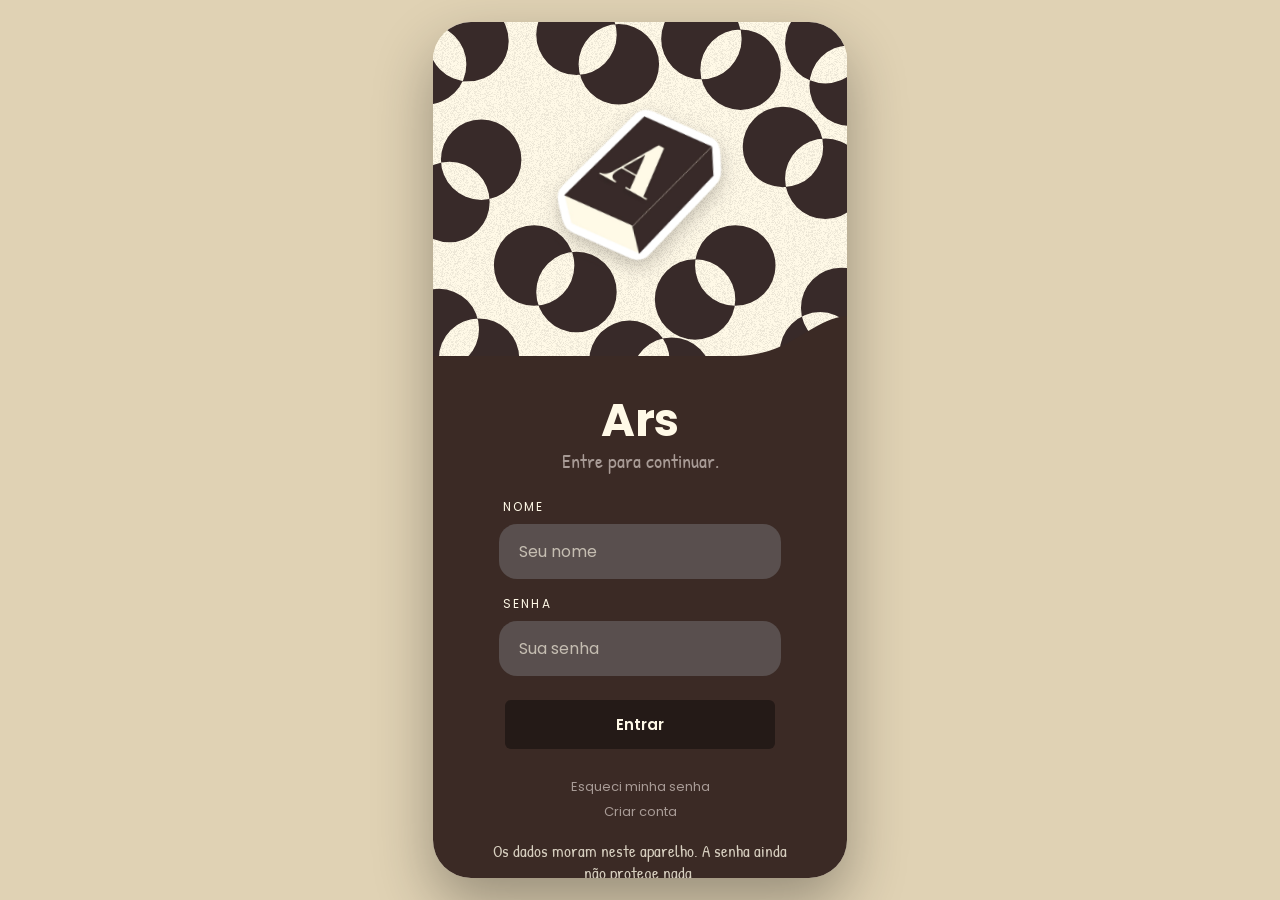
<file: index.html>
<!DOCTYPE html><!--LALXGh_zyWdCSed9nPETp--><html lang="pt-BR"><head><meta charSet="utf-8"/><meta name="viewport" content="width=device-width, initial-scale=1, viewport-fit=cover"/><link rel="stylesheet" href="/_next/static/css/d0279ff30bbcac50.css" data-precedence="next"/><link rel="preload" as="script" fetchPriority="low" href="/_next/static/chunks/webpack-7165e3a2c6e43199.js"/><script src="/_next/static/chunks/4bd1b696-c023c6e3521b1417.js" async=""></script><script src="/_next/static/chunks/255-fe5c522e6d28d73f.js" async=""></script><script src="/_next/static/chunks/main-app-a83671f680a79292.js" async=""></script><script src="/_next/static/chunks/app/page-48454625aea0b9cc.js" async=""></script><meta name="theme-color" media="(prefers-color-scheme: light)" content="#FFF9E7"/><meta name="theme-color" media="(prefers-color-scheme: dark)" content="#0A0807"/><title>Ars</title><meta name="description" content="Ars: caderno criativo para livros e músicas, com anotações, playlists de inspiração e planejamento, tudo no seu aparelho."/><link rel="manifest" href="./manifest.webmanifest"/><meta name="mobile-web-app-capable" content="yes"/><meta name="apple-mobile-web-app-title" content="Ars"/><meta name="apple-mobile-web-app-status-bar-style" content="black-translucent"/><link rel="icon" href="./icons/icon-192.png"/><link rel="apple-touch-icon" href="./icons/apple-touch-icon.png"/><script src="/_next/static/chunks/polyfills-42372ed130431b0a.js" noModule=""></script></head><body><div hidden=""><!--$--><!--/$--></div><div id="app"><div class="shell" aria-busy="true"></div></div><!--$--><!--/$--><script src="/_next/static/chunks/webpack-7165e3a2c6e43199.js" id="_R_" async=""></script><script>(self.__next_f=self.__next_f||[]).push([0])</script><script>self.__next_f.push([1,"1:\"$Sreact.fragment\"\n2:I[9766,[],\"\"]\n3:I[8924,[],\"\"]\n4:I[1959,[],\"ClientPageRoot\"]\n5:I[8456,[\"974\",\"static/chunks/app/page-48454625aea0b9cc.js\"],\"default\"]\n8:I[4431,[],\"OutletBoundary\"]\na:I[5278,[],\"AsyncMetadataOutlet\"]\nc:I[4431,[],\"ViewportBoundary\"]\ne:I[4431,[],\"MetadataBoundary\"]\nf:\"$Sreact.suspense\"\n11:I[7150,[],\"\"]\n:HL[\"/_next/static/css/d0279ff30bbcac50.css\",\"style\"]\n"])</script><script>self.__next_f.push([1,"0:{\"P\":null,\"b\":\"LALXGh_zyWdCSed9nPETp\",\"p\":\"\",\"c\":[\"\",\"\"],\"i\":false,\"f\":[[[\"\",{\"children\":[\"__PAGE__\",{}]},\"$undefined\",\"$undefined\",true],[\"\",[\"$\",\"$1\",\"c\",{\"children\":[[[\"$\",\"link\",\"0\",{\"rel\":\"stylesheet\",\"href\":\"/_next/static/css/d0279ff30bbcac50.css\",\"precedence\":\"next\",\"crossOrigin\":\"$undefined\",\"nonce\":\"$undefined\"}]],[\"$\",\"html\",null,{\"lang\":\"pt-BR\",\"children\":[\"$\",\"body\",null,{\"children\":[\"$\",\"$L2\",null,{\"parallelRouterKey\":\"children\",\"error\":\"$undefined\",\"errorStyles\":\"$undefined\",\"errorScripts\":\"$undefined\",\"template\":[\"$\",\"$L3\",null,{}],\"templateStyles\":\"$undefined\",\"templateScripts\":\"$undefined\",\"notFound\":[[[\"$\",\"title\",null,{\"children\":\"404: This page could not be found.\"}],[\"$\",\"div\",null,{\"style\":{\"fontFamily\":\"system-ui,\\\"Segoe UI\\\",Roboto,Helvetica,Arial,sans-serif,\\\"Apple Color Emoji\\\",\\\"Segoe UI Emoji\\\"\",\"height\":\"100vh\",\"textAlign\":\"center\",\"display\":\"flex\",\"flexDirection\":\"column\",\"alignItems\":\"center\",\"justifyContent\":\"center\"},\"children\":[\"$\",\"div\",null,{\"children\":[[\"$\",\"style\",null,{\"dangerouslySetInnerHTML\":{\"__html\":\"body{color:#000;background:#fff;margin:0}.next-error-h1{border-right:1px solid rgba(0,0,0,.3)}@media (prefers-color-scheme:dark){body{color:#fff;background:#000}.next-error-h1{border-right:1px solid rgba(255,255,255,.3)}}\"}}],[\"$\",\"h1\",null,{\"className\":\"next-error-h1\",\"style\":{\"display\":\"inline-block\",\"margin\":\"0 20px 0 0\",\"padding\":\"0 23px 0 0\",\"fontSize\":24,\"fontWeight\":500,\"verticalAlign\":\"top\",\"lineHeight\":\"49px\"},\"children\":404}],[\"$\",\"div\",null,{\"style\":{\"display\":\"inline-block\"},\"children\":[\"$\",\"h2\",null,{\"style\":{\"fontSize\":14,\"fontWeight\":400,\"lineHeight\":\"49px\",\"margin\":0},\"children\":\"This page could not be found.\"}]}]]}]}]],[]],\"forbidden\":\"$undefined\",\"unauthorized\":\"$undefined\"}]}]}]]}],{\"children\":[\"__PAGE__\",[\"$\",\"$1\",\"c\",{\"children\":[[\"$\",\"$L4\",null,{\"Component\":\"$5\",\"searchParams\":{},\"params\":{},\"promises\":[\"$@6\",\"$@7\"]}],null,[\"$\",\"$L8\",null,{\"children\":[\"$L9\",[\"$\",\"$La\",null,{\"promise\":\"$@b\"}]]}]]}],{},null,false]},null,false],[\"$\",\"$1\",\"h\",{\"children\":[null,[[\"$\",\"$Lc\",null,{\"children\":\"$Ld\"}],null],[\"$\",\"$Le\",null,{\"children\":[\"$\",\"div\",null,{\"hidden\":true,\"children\":[\"$\",\"$f\",null,{\"fallback\":null,\"children\":\"$L10\"}]}]}]]}],false]],\"m\":\"$undefined\",\"G\":[\"$11\",[]],\"s\":false,\"S\":true}\n"])</script><script>self.__next_f.push([1,"6:{}\n7:\"$0:f:0:1:2:children:1:props:children:0:props:params\"\n"])</script><script>self.__next_f.push([1,"d:[[\"$\",\"meta\",\"0\",{\"charSet\":\"utf-8\"}],[\"$\",\"meta\",\"1\",{\"name\":\"viewport\",\"content\":\"width=device-width, initial-scale=1, viewport-fit=cover\"}],[\"$\",\"meta\",\"2\",{\"name\":\"theme-color\",\"media\":\"(prefers-color-scheme: light)\",\"content\":\"#FFF9E7\"}],[\"$\",\"meta\",\"3\",{\"name\":\"theme-color\",\"media\":\"(prefers-color-scheme: dark)\",\"content\":\"#0A0807\"}]]\n9:null\n"])</script><script>self.__next_f.push([1,"12:I[622,[],\"IconMark\"]\n"])</script><script>self.__next_f.push([1,"b:{\"metadata\":[[\"$\",\"title\",\"0\",{\"children\":\"Ars\"}],[\"$\",\"meta\",\"1\",{\"name\":\"description\",\"content\":\"Ars: caderno criativo para livros e músicas, com anotações, playlists de inspiração e planejamento, tudo no seu aparelho.\"}],[\"$\",\"link\",\"2\",{\"rel\":\"manifest\",\"href\":\"./manifest.webmanifest\",\"crossOrigin\":\"$undefined\"}],[\"$\",\"meta\",\"3\",{\"name\":\"mobile-web-app-capable\",\"content\":\"yes\"}],[\"$\",\"meta\",\"4\",{\"name\":\"apple-mobile-web-app-title\",\"content\":\"Ars\"}],[\"$\",\"meta\",\"5\",{\"name\":\"apple-mobile-web-app-status-bar-style\",\"content\":\"black-translucent\"}],[\"$\",\"link\",\"6\",{\"rel\":\"icon\",\"href\":\"./icons/icon-192.png\"}],[\"$\",\"link\",\"7\",{\"rel\":\"apple-touch-icon\",\"href\":\"./icons/apple-touch-icon.png\"}],[\"$\",\"$L12\",\"8\",{}]],\"error\":null,\"digest\":\"$undefined\"}\n"])</script><script>self.__next_f.push([1,"10:\"$b:metadata\"\n"])</script></body></html>
</file>
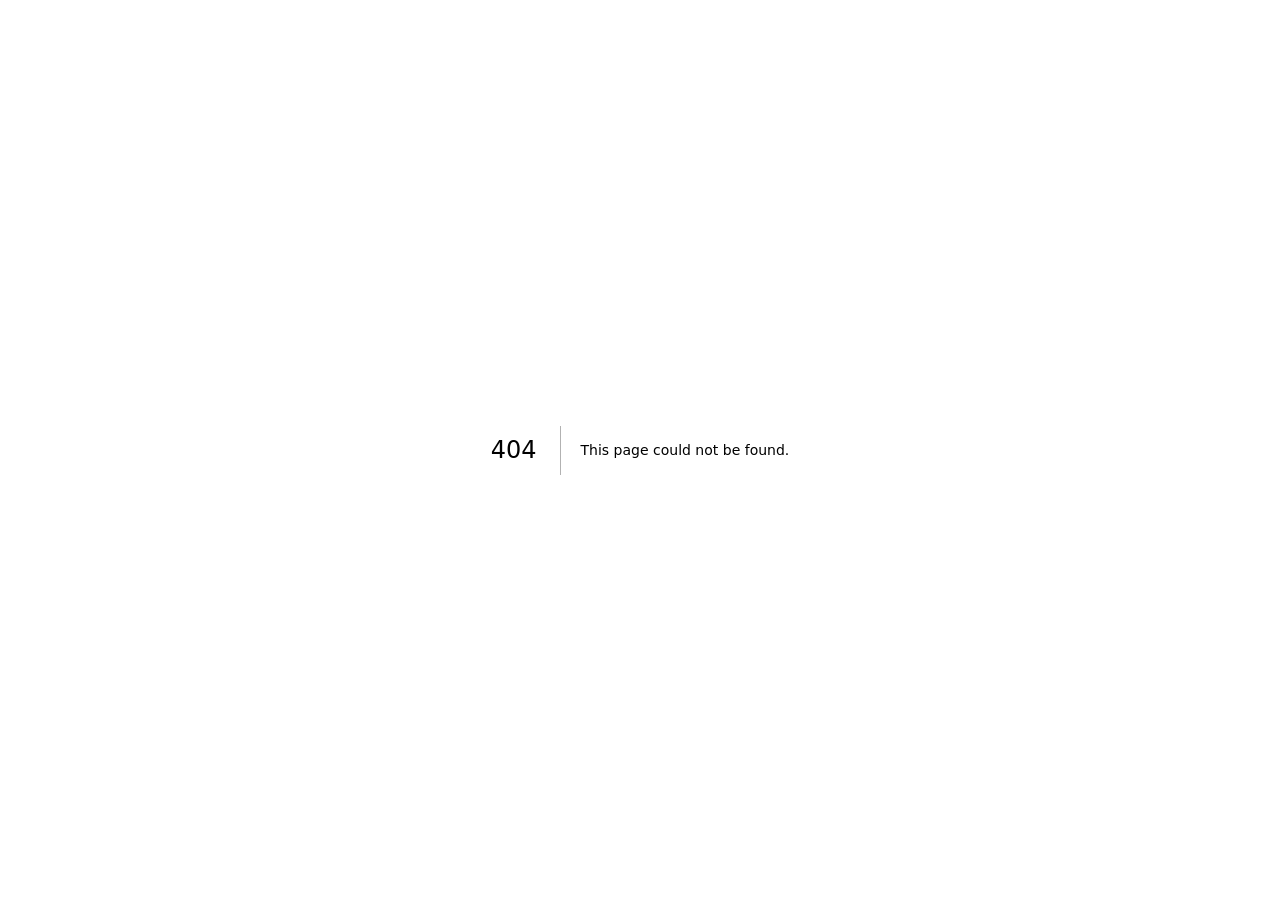
<file: 404/index.html>
<!DOCTYPE html><!--LALXGh_zyWdCSed9nPETp--><html lang="pt-BR"><head><meta charSet="utf-8"/><meta name="viewport" content="width=device-width, initial-scale=1, viewport-fit=cover"/><link rel="stylesheet" href="/_next/static/css/d0279ff30bbcac50.css" data-precedence="next"/><link rel="preload" as="script" fetchPriority="low" href="/_next/static/chunks/webpack-7165e3a2c6e43199.js"/><script src="/_next/static/chunks/4bd1b696-c023c6e3521b1417.js" async=""></script><script src="/_next/static/chunks/255-fe5c522e6d28d73f.js" async=""></script><script src="/_next/static/chunks/main-app-a83671f680a79292.js" async=""></script><meta name="robots" content="noindex"/><title>404: This page could not be found.</title><meta name="theme-color" media="(prefers-color-scheme: light)" content="#FFF9E7"/><meta name="theme-color" media="(prefers-color-scheme: dark)" content="#0A0807"/><title>Ars</title><meta name="description" content="Ars: caderno criativo para livros e músicas, com anotações, playlists de inspiração e planejamento, tudo no seu aparelho."/><link rel="manifest" href="./manifest.webmanifest"/><meta name="mobile-web-app-capable" content="yes"/><meta name="apple-mobile-web-app-title" content="Ars"/><meta name="apple-mobile-web-app-status-bar-style" content="black-translucent"/><link rel="icon" href="./icons/icon-192.png"/><link rel="apple-touch-icon" href="./icons/apple-touch-icon.png"/><script src="/_next/static/chunks/polyfills-42372ed130431b0a.js" noModule=""></script></head><body><div hidden=""><!--$--><!--/$--></div><div style="font-family:system-ui,&quot;Segoe UI&quot;,Roboto,Helvetica,Arial,sans-serif,&quot;Apple Color Emoji&quot;,&quot;Segoe UI Emoji&quot;;height:100vh;text-align:center;display:flex;flex-direction:column;align-items:center;justify-content:center"><div><style>body{color:#000;background:#fff;margin:0}.next-error-h1{border-right:1px solid rgba(0,0,0,.3)}@media (prefers-color-scheme:dark){body{color:#fff;background:#000}.next-error-h1{border-right:1px solid rgba(255,255,255,.3)}}</style><h1 class="next-error-h1" style="display:inline-block;margin:0 20px 0 0;padding:0 23px 0 0;font-size:24px;font-weight:500;vertical-align:top;line-height:49px">404</h1><div style="display:inline-block"><h2 style="font-size:14px;font-weight:400;line-height:49px;margin:0">This page could not be found.</h2></div></div></div><!--$--><!--/$--><script src="/_next/static/chunks/webpack-7165e3a2c6e43199.js" id="_R_" async=""></script><script>(self.__next_f=self.__next_f||[]).push([0])</script><script>self.__next_f.push([1,"1:\"$Sreact.fragment\"\n2:I[9766,[],\"\"]\n3:I[8924,[],\"\"]\n4:I[4431,[],\"OutletBoundary\"]\n6:I[5278,[],\"AsyncMetadataOutlet\"]\n8:I[4431,[],\"ViewportBoundary\"]\na:I[4431,[],\"MetadataBoundary\"]\nb:\"$Sreact.suspense\"\nd:I[7150,[],\"\"]\n:HL[\"/_next/static/css/d0279ff30bbcac50.css\",\"style\"]\n"])</script><script>self.__next_f.push([1,"0:{\"P\":null,\"b\":\"LALXGh_zyWdCSed9nPETp\",\"p\":\"\",\"c\":[\"\",\"_not-found\",\"\"],\"i\":false,\"f\":[[[\"\",{\"children\":[\"/_not-found\",{\"children\":[\"__PAGE__\",{}]}]},\"$undefined\",\"$undefined\",true],[\"\",[\"$\",\"$1\",\"c\",{\"children\":[[[\"$\",\"link\",\"0\",{\"rel\":\"stylesheet\",\"href\":\"/_next/static/css/d0279ff30bbcac50.css\",\"precedence\":\"next\",\"crossOrigin\":\"$undefined\",\"nonce\":\"$undefined\"}]],[\"$\",\"html\",null,{\"lang\":\"pt-BR\",\"children\":[\"$\",\"body\",null,{\"children\":[\"$\",\"$L2\",null,{\"parallelRouterKey\":\"children\",\"error\":\"$undefined\",\"errorStyles\":\"$undefined\",\"errorScripts\":\"$undefined\",\"template\":[\"$\",\"$L3\",null,{}],\"templateStyles\":\"$undefined\",\"templateScripts\":\"$undefined\",\"notFound\":\"$undefined\",\"forbidden\":\"$undefined\",\"unauthorized\":\"$undefined\"}]}]}]]}],{\"children\":[\"/_not-found\",[\"$\",\"$1\",\"c\",{\"children\":[null,[\"$\",\"$L2\",null,{\"parallelRouterKey\":\"children\",\"error\":\"$undefined\",\"errorStyles\":\"$undefined\",\"errorScripts\":\"$undefined\",\"template\":[\"$\",\"$L3\",null,{}],\"templateStyles\":\"$undefined\",\"templateScripts\":\"$undefined\",\"notFound\":\"$undefined\",\"forbidden\":\"$undefined\",\"unauthorized\":\"$undefined\"}]]}],{\"children\":[\"__PAGE__\",[\"$\",\"$1\",\"c\",{\"children\":[[[\"$\",\"title\",null,{\"children\":\"404: This page could not be found.\"}],[\"$\",\"div\",null,{\"style\":{\"fontFamily\":\"system-ui,\\\"Segoe UI\\\",Roboto,Helvetica,Arial,sans-serif,\\\"Apple Color Emoji\\\",\\\"Segoe UI Emoji\\\"\",\"height\":\"100vh\",\"textAlign\":\"center\",\"display\":\"flex\",\"flexDirection\":\"column\",\"alignItems\":\"center\",\"justifyContent\":\"center\"},\"children\":[\"$\",\"div\",null,{\"children\":[[\"$\",\"style\",null,{\"dangerouslySetInnerHTML\":{\"__html\":\"body{color:#000;background:#fff;margin:0}.next-error-h1{border-right:1px solid rgba(0,0,0,.3)}@media (prefers-color-scheme:dark){body{color:#fff;background:#000}.next-error-h1{border-right:1px solid rgba(255,255,255,.3)}}\"}}],[\"$\",\"h1\",null,{\"className\":\"next-error-h1\",\"style\":{\"display\":\"inline-block\",\"margin\":\"0 20px 0 0\",\"padding\":\"0 23px 0 0\",\"fontSize\":24,\"fontWeight\":500,\"verticalAlign\":\"top\",\"lineHeight\":\"49px\"},\"children\":404}],[\"$\",\"div\",null,{\"style\":{\"display\":\"inline-block\"},\"children\":[\"$\",\"h2\",null,{\"style\":{\"fontSize\":14,\"fontWeight\":400,\"lineHeight\":\"49px\",\"margin\":0},\"children\":\"This page could not be found.\"}]}]]}]}]],null,[\"$\",\"$L4\",null,{\"children\":[\"$L5\",[\"$\",\"$L6\",null,{\"promise\":\"$@7\"}]]}]]}],{},null,false]},null,false]},null,false],[\"$\",\"$1\",\"h\",{\"children\":[[\"$\",\"meta\",null,{\"name\":\"robots\",\"content\":\"noindex\"}],[[\"$\",\"$L8\",null,{\"children\":\"$L9\"}],null],[\"$\",\"$La\",null,{\"children\":[\"$\",\"div\",null,{\"hidden\":true,\"children\":[\"$\",\"$b\",null,{\"fallback\":null,\"children\":\"$Lc\"}]}]}]]}],false]],\"m\":\"$undefined\",\"G\":[\"$d\",[]],\"s\":false,\"S\":true}\n"])</script><script>self.__next_f.push([1,"9:[[\"$\",\"meta\",\"0\",{\"charSet\":\"utf-8\"}],[\"$\",\"meta\",\"1\",{\"name\":\"viewport\",\"content\":\"width=device-width, initial-scale=1, viewport-fit=cover\"}],[\"$\",\"meta\",\"2\",{\"name\":\"theme-color\",\"media\":\"(prefers-color-scheme: light)\",\"content\":\"#FFF9E7\"}],[\"$\",\"meta\",\"3\",{\"name\":\"theme-color\",\"media\":\"(prefers-color-scheme: dark)\",\"content\":\"#0A0807\"}]]\n5:null\n"])</script><script>self.__next_f.push([1,"e:I[622,[],\"IconMark\"]\n"])</script><script>self.__next_f.push([1,"7:{\"metadata\":[[\"$\",\"title\",\"0\",{\"children\":\"Ars\"}],[\"$\",\"meta\",\"1\",{\"name\":\"description\",\"content\":\"Ars: caderno criativo para livros e músicas, com anotações, playlists de inspiração e planejamento, tudo no seu aparelho.\"}],[\"$\",\"link\",\"2\",{\"rel\":\"manifest\",\"href\":\"./manifest.webmanifest\",\"crossOrigin\":\"$undefined\"}],[\"$\",\"meta\",\"3\",{\"name\":\"mobile-web-app-capable\",\"content\":\"yes\"}],[\"$\",\"meta\",\"4\",{\"name\":\"apple-mobile-web-app-title\",\"content\":\"Ars\"}],[\"$\",\"meta\",\"5\",{\"name\":\"apple-mobile-web-app-status-bar-style\",\"content\":\"black-translucent\"}],[\"$\",\"link\",\"6\",{\"rel\":\"icon\",\"href\":\"./icons/icon-192.png\"}],[\"$\",\"link\",\"7\",{\"rel\":\"apple-touch-icon\",\"href\":\"./icons/apple-touch-icon.png\"}],[\"$\",\"$Le\",\"8\",{}]],\"error\":null,\"digest\":\"$undefined\"}\n"])</script><script>self.__next_f.push([1,"c:\"$7:metadata\"\n"])</script></body></html>
</file>
<file: _next/static/css/d0279ff30bbcac50.css>
@font-face{font-family:Open Sans;font-style:normal;font-display:swap;font-weight:300;src:url(/_next/static/media/open-sans-latin-300-normal.4be9076b.woff2) format("woff2"),url(/_next/static/media/open-sans-latin-300-normal.45b1b398.woff) format("woff")}@font-face{font-family:Open Sans;font-style:normal;font-display:swap;font-weight:400;src:url(/_next/static/media/open-sans-latin-400-normal.b5db02f0.woff2) format("woff2"),url(/_next/static/media/open-sans-latin-400-normal.38815393.woff) format("woff")}@font-face{font-family:Open Sans;font-style:normal;font-display:swap;font-weight:600;src:url(/_next/static/media/open-sans-latin-600-normal.4840173a.woff2) format("woff2"),url(/_next/static/media/open-sans-latin-600-normal.c4131161.woff) format("woff")}@font-face{font-family:Open Sans;font-style:normal;font-display:swap;font-weight:700;src:url(/_next/static/media/open-sans-latin-700-normal.03f17d7c.woff2) format("woff2"),url(/_next/static/media/open-sans-latin-700-normal.9c59ab61.woff) format("woff")}@font-face{font-family:Open Sans;font-style:normal;font-display:swap;font-weight:800;src:url(/_next/static/media/open-sans-latin-800-normal.524dcb5b.woff2) format("woff2"),url(/_next/static/media/open-sans-latin-800-normal.2f5bb5cc.woff) format("woff")}@font-face{font-family:Poppins;font-style:normal;font-display:swap;font-weight:300;src:url(/_next/static/media/poppins-latin-300-normal.c0455185.woff2) format("woff2"),url(/_next/static/media/poppins-latin-300-normal.599ec7be.woff) format("woff")}@font-face{font-family:Poppins;font-style:normal;font-display:swap;font-weight:400;src:url(/_next/static/media/poppins-latin-400-normal.916d3686.woff2) format("woff2"),url(/_next/static/media/poppins-latin-400-normal.cbe785df.woff) format("woff")}@font-face{font-family:Poppins;font-style:normal;font-display:swap;font-weight:600;src:url(/_next/static/media/poppins-latin-600-normal.d8692086.woff2) format("woff2"),url(/_next/static/media/poppins-latin-600-normal.c070cf14.woff) format("woff")}@font-face{font-family:Poppins;font-style:normal;font-display:swap;font-weight:700;src:url(/_next/static/media/poppins-latin-700-normal.9a881e2a.woff2) format("woff2"),url(/_next/static/media/poppins-latin-700-normal.c83dad1a.woff) format("woff")}@font-face{font-family:Patrick Hand;font-style:normal;font-display:swap;font-weight:400;src:url(/_next/static/media/patrick-hand-latin-400-normal.c7f01246.woff2) format("woff2"),url(/_next/static/media/patrick-hand-latin-400-normal.e9bbf8f3.woff) format("woff")}:root{--brown:#3B2A25;--brown-deep:#241A17;--paper:#FFF9E7;--paper-2:#EFE4C9;--field:#594F4E;--field-text:#FFF9E7;--on-brown:#FFF9E7;--text:#3B2A25;--muted:#7A6A63;--backdrop:#E0D2B4;--card:#FFFFFF;--card-text:#241A17;--card-edge:#241A17;--card-shadow:#3B2A25;--day-bg:#D9D9D9;--fab-bg:#FFF9E7;--fab-text:#241A17;--hairline:rgba(36,26,23,.18);--r-lg:30px;--r-md:22px;--r-sm:14px;--r-btn:6px;--page:#FFFFFF;--sticker-bg:#FFFFFF;--sticker-ink:#241A17;--deco-ink:#3B2A25;--deco-alpha:.15;--note-paper:#F6EBCF;--pattern-ink:#382A29;--brand-bg:#FFFFFF;--brand-ink:#241A17;--sub-muted:#A89B96;--hand:"Patrick Hand","Segoe Print","Bradley Hand",cursive;--tape:rgba(222,205,166,.78);--noise:url("[data-uri]");--paperclip:url("data:image/svg+xml,%3Csvg xmlns='http://www.w3.org/2000/svg' width='20' height='46' viewBox='0 0 20 46'%3E %3Cpath d='M7 15v19a3 3 0 0 0 6 0V9a5 5 0 0 0-10 0v26a7 7 0 0 0 14 0V14' fill='none' stroke='%238F8985' stroke-width='1.9' stroke-linecap='round'/%3E %3Cpath d='M7.8 16v17' stroke='%23D9D3CE' stroke-width='.7' stroke-linecap='round'/%3E%3C/svg%3E");--rule-img:url("data:image/svg+xml,%3Csvg xmlns='http://www.w3.org/2000/svg' width='360' height='34' viewBox='0 0 360 34' preserveAspectRatio='none'%3E %3Cpath d='M3 30.1h354' fill='none' stroke='%23241A17' stroke-width='2.3' stroke-linecap='round'/%3E %3Cpath d='M6 29h346' fill='none' stroke='%23241A17' stroke-width='.8' stroke-dasharray='40 7 78 3 30 11 120 5 52' opacity='.45'/%3E %3Cpath d='M5 31.2h349' fill='none' stroke='%23241A17' stroke-width='.7' stroke-dasharray='24 6 96 2 52 9 140' opacity='.4'/%3E%3C/svg%3E");box-sizing:border-box;padding-top:env(safe-area-inset-top,0);padding-bottom:env(safe-area-inset-bottom,0);color-scheme:light}@media (prefers-color-scheme:dark){:root:not([data-theme=light]){--brown:#1C1513;--brown-deep:#0E0A09;--paper:#3B2A25;--paper-2:#4B3A34;--field:#4F413B;--field-text:#EFE3C9;--on-brown:#EFE3C9;--text:#EFE3C9;--muted:#AC9C8F;--backdrop:#0A0807;--card:#4A3D37;--card-text:#F2E7D2;--card-edge:#907A6E;--card-shadow:#0D0A09;--day-bg:#5A4941;--hairline:rgba(239,227,201,.22);--fab-bg:#E6DABE;--fab-text:#1C1513;--pattern-ink:#EFE3C9;--brand-bg:#E6DABE;--brand-ink:#1C1513;--tape:rgba(190,170,128,.5);--noise:none;--page:#3B2A25;--sticker-ink:#1C1513;--deco-ink:#EFE3C9;--deco-alpha:.13;--rule-img:url("data:image/svg+xml,%3Csvg xmlns='http://www.w3.org/2000/svg' width='360' height='34' viewBox='0 0 360 34' preserveAspectRatio='none'%3E %3Cpath d='M3 30.1h354' fill='none' stroke='%23EFE3C9' stroke-width='2.3' stroke-linecap='round'/%3E %3Cpath d='M6 29h346' fill='none' stroke='%23EFE3C9' stroke-width='.8' stroke-dasharray='40 7 78 3 30 11 120 5 52' opacity='.45'/%3E %3Cpath d='M5 31.2h349' fill='none' stroke='%23EFE3C9' stroke-width='.7' stroke-dasharray='24 6 96 2 52 9 140' opacity='.4'/%3E%3C/svg%3E");color-scheme:dark}}:root[data-theme=dark]{--brown:#1C1513;--brown-deep:#0E0A09;--paper:#3B2A25;--paper-2:#4B3A34;--field:#4F413B;--field-text:#EFE3C9;--on-brown:#EFE3C9;--text:#EFE3C9;--muted:#AC9C8F;--backdrop:#0A0807;--card:#4A3D37;--card-text:#F2E7D2;--card-edge:#907A6E;--card-shadow:#0D0A09;--day-bg:#5A4941;--hairline:rgba(239,227,201,.22);--fab-bg:#E6DABE;--fab-text:#1C1513;--pattern-ink:#EFE3C9;--brand-bg:#E6DABE;--brand-ink:#1C1513;--tape:rgba(190,170,128,.5);--noise:none;--page:#3B2A25;--sticker-ink:#1C1513;--deco-ink:#EFE3C9;--deco-alpha:.13;--rule-img:url("data:image/svg+xml,%3Csvg xmlns='http://www.w3.org/2000/svg' width='360' height='34' viewBox='0 0 360 34' preserveAspectRatio='none'%3E %3Cpath d='M3 30.1h354' fill='none' stroke='%23EFE3C9' stroke-width='2.3' stroke-linecap='round'/%3E %3Cpath d='M6 29h346' fill='none' stroke='%23EFE3C9' stroke-width='.8' stroke-dasharray='40 7 78 3 30 11 120 5 52' opacity='.45'/%3E %3Cpath d='M5 31.2h349' fill='none' stroke='%23EFE3C9' stroke-width='.7' stroke-dasharray='24 6 96 2 52 9 140' opacity='.4'/%3E%3C/svg%3E");color-scheme:dark}*,:after,:before{box-sizing:border-box}html{scroll-padding-top:env(safe-area-inset-top,0)}body,html{height:100%}body{margin:0;background:var(--backdrop);color:var(--text);font-family:Open Sans,system-ui,-apple-system,Segoe UI,Roboto,sans-serif;font-size:16px;-webkit-font-smoothing:antialiased}button,input,textarea{font:inherit;color:inherit}button{border:0;background:none;cursor:pointer;padding:0}:focus-visible{outline:3px solid var(--field);outline-offset:2px;border-radius:6px}@media (prefers-reduced-motion:reduce){*{animation:none!important;transition:none!important}}#app{height:100%;justify-content:center;align-items:stretch}#app,.shell{display:flex}.shell{width:100%;max-width:430px;flex-direction:column;background:var(--paper);position:relative;overflow:hidden}@media (max-width:389px){.rail{width:80px;padding:16px 3px}.rail__item span{font-size:10px}.paper__scroll{padding:18px 14px 10px}.section{padding:18px 16px 24px}.tabbody{padding:20px 15px 22px}}@media (min-width:480px){#app{padding:22px}.shell{max-width:414px;max-height:880px;height:100%;margin:auto;border-radius:38px;box-shadow:0 26px 60px rgba(0,0,0,.32)}}.scroll{flex:1 1;min-height:0;overflow-y:auto;overscroll-behavior:contain}.center-col{width:100%;max-width:520px;margin:0 auto}.topbar{background:var(--brown);color:var(--on-brown);text-align:center;padding:9px 12px;font-size:14px;font-weight:600;letter-spacing:.02em;flex:none}.auth{flex:1 1;min-height:0;display:flex;flex-direction:column;overflow-y:auto;font-family:Poppins,system-ui,-apple-system,Segoe UI,sans-serif}.auth__pattern{flex:none;height:clamp(240px,40vh,360px);position:relative;overflow:hidden;background-color:var(--paper);background-image:var(--noise);display:flex;align-items:center;justify-content:center}.auth__pattern--short{height:clamp(170px,22.5vh,205px)}.auth__circles{position:absolute;inset:0;width:100%;height:100%;color:var(--pattern-ink)}.brand-sticker{position:relative;z-index:1;width:clamp(132px,38vw,168px);height:auto;margin-bottom:34px;transform:rotate(-6deg);filter:drop-shadow(0 7px 9px rgba(36,26,23,.26));-webkit-user-select:none;-moz-user-select:none;user-select:none;-webkit-user-drag:none}.auth__panel{flex:1 1;background:var(--brown);color:var(--on-brown);position:relative;padding:4px 24px 36px;display:flex;flex-direction:column;align-items:center}.auth__panel .field{width:min(282px,100%)}.auth__panel .btn{width:min(270px,100%);font-weight:600;font-size:15px;padding:13px 20px}.auth__curve{display:block;width:100%;height:72px;color:var(--brown);position:absolute;left:0;top:-70px;pointer-events:none}.auth h1{font-size:46px;font-weight:700;letter-spacing:-.01em;margin:8px 0 0;text-align:center;line-height:1.15}.auth h1.sm{font-size:34px;line-height:1.1}.auth__sub{text-align:center;font-family:var(--hand);font-weight:400;font-size:20px;margin:0 0 24px;color:var(--sub-muted)}.auth__sub a{color:inherit}.field{margin-bottom:16px}.field>span{display:block;font-size:12px;font-weight:400;letter-spacing:.18em;margin:0 0 8px 4px}.field input{width:100%;background:var(--field);color:var(--field-text);border:0;border-radius:18px;padding:15px 20px;font-size:16px;font-weight:400}.field input::placeholder{color:var(--field-text);opacity:.65;font-weight:400}.field input[type=date]{font-weight:400;color-scheme:dark}.btn{display:block;width:100%;background:var(--brown-deep);color:var(--on-brown);border-radius:var(--r-btn);padding:14px 20px;font-weight:700;font-size:16px;text-align:center;transition:transform .12s ease}.btn:active{transform:translateY(2px)}.btn--ghost{background:transparent;border:2.5px solid var(--text);color:var(--text)}.auth__links{text-align:center;margin-top:26px;font-size:13px;font-weight:400;line-height:1.9;color:var(--sub-muted)}.auth__links button{display:block;width:100%;color:inherit;font-weight:400}.backarrow{position:absolute;top:16px;left:16px;z-index:3;color:var(--brand-ink);background:var(--brand-bg);width:46px;height:46px;border-radius:50%;display:flex;align-items:center;justify-content:center;box-shadow:0 3px 8px rgba(36,26,23,.28)}.hint{font-family:var(--hand);font-size:17px;font-weight:400;opacity:.8;text-align:center;margin:16px 0 0;max-width:300px;line-height:1.3}.profile__head{position:relative;overflow:hidden;background-color:var(--paper);background-image:var(--noise);padding:26px 24px;text-align:center;flex:none}.avatar-btn{position:relative;display:inline-block}.avatar{border-radius:50%;background:var(--brown-deep);color:var(--on-brown);display:flex;align-items:center;justify-content:center;overflow:hidden;flex:none}.avatar img{width:100%;height:100%;object-fit:cover}.avatar--xl{width:150px;height:150px;margin:6px auto 18px;box-shadow:0 0 0 8px var(--sticker-bg),0 9px 16px 2px rgba(36,26,23,.34);transform:rotate(-4deg)}.avatar--sm{width:50px;height:50px}.avatar--xs{width:34px;height:34px}.profile__name{font-size:42px;font-weight:800;margin:0;letter-spacing:-.01em;line-height:1.1;word-break:break-word}.profile__panel{flex:1 1;background:var(--brown);color:var(--on-brown);border-radius:24px 24px 0 0;padding:26px 24px 30px;gap:14px;overflow-y:auto}.profile__panel,.shortcut{display:flex;flex-direction:column;align-items:center}.shortcut{gap:4px;color:inherit;width:100%}.shortcut span{font-size:22px;font-weight:700}.fab{width:70px;height:70px;border-radius:50%;background:var(--fab-bg);color:var(--fab-text);display:flex;align-items:center;justify-content:center;flex:none;margin-top:4px}.fab:active{transform:translateY(3px);box-shadow:0 3px 0 rgba(0,0,0,.18)}.section{padding:20px 22px 26px}.section__title{font-size:30px;font-weight:900;margin:0 0 4px;letter-spacing:-.02em}.section__sub{margin:0 0 20px;font-weight:300;color:var(--muted)}.booklist{flex-direction:column}.book,.booklist{display:flex;gap:14px}.book{align-items:center;width:100%;text-align:left;background:var(--paper-2);border-radius:var(--r-md);padding:14px 16px;color:inherit;box-shadow:0 5px 0 rgba(36,26,23,.18)}.book:active{transform:translateY(2px);box-shadow:0 3px 0 rgba(36,26,23,.18)}.book__cover{width:52px;height:64px;border-radius:6px 12px 12px 6px;flex:none;background:var(--brown);color:var(--on-brown);display:flex;align-items:flex-end;justify-content:center;padding-bottom:6px;font-size:11px;font-weight:800}.book__cover--icon{align-items:center;padding-bottom:0}.book__meta{min-width:0}.book__meta strong{display:block;font-size:19px;font-weight:800;line-height:1.2}.book__meta small,.empty{color:var(--muted);font-weight:600}.empty{text-align:center;padding:40px 20px}.editor{flex:1 1;display:flex;min-height:0}.rail{width:76px;flex:none;background:var(--brown);color:var(--on-brown);padding:16px 2px;gap:16px;overflow-y:auto}.rail,.rail__item{display:flex;flex-direction:column;align-items:center}.rail__item{gap:3px;color:inherit;width:100%;padding:4px 0;border-radius:12px}.rail__item[aria-current=true]{background:rgba(247,240,220,.14)}.paper{flex:1 1;min-width:0;display:flex;flex-direction:column;position:relative;background:var(--page)}.paper__scroll{flex:1 1;min-height:0;overflow-y:auto;padding:22px 18px 10px}.title-input{display:block;width:100%;max-width:100%;margin:0 auto;background:none;border:0;text-align:center;font-size:26px;font-weight:700;letter-spacing:0;color:var(--card-text);padding:2px 0 8px;text-overflow:ellipsis}.title-rule{width:150px;height:3px;background:var(--text);border-radius:2px;margin:0 auto 24px}.ruled{background-image:var(--rule-img);background-repeat:repeat-y;background-size:100% 34px;font-family:Poppins,system-ui,-apple-system,Segoe UI,sans-serif;line-height:34px;font-size:16px;font-weight:400;padding:0 4px;min-height:calc(var(--page-lines,56) * 34px);outline:none;white-space:pre-wrap;word-break:break-word}.ruled:empty:before{content:attr(data-placeholder);color:var(--muted);font-weight:300}.ruled--sm{min-height:238px}.pagetools{display:flex;justify-content:center;align-items:flex-end;gap:16px;margin:16px 0 6px}.tool{display:flex;flex-direction:column;align-items:center;gap:3px;color:inherit;font-size:13px;font-weight:700}.tool[disabled]{opacity:.35;cursor:default}.tool__bare{height:34px;align-items:flex-end}.tool__bare,.tool__circle{display:flex;justify-content:center}.tool__circle{width:32px;height:32px;border-radius:50%;border:2px solid;align-items:center}.wordcount{text-align:center;color:var(--muted);font-family:Poppins,system-ui,sans-serif;font-size:12px;font-weight:400;margin:-16px 0 18px;padding:0}.pagenav{display:flex;align-items:center;justify-content:center;gap:4px}.pagenav button{color:inherit;padding:6px}.pagenav button[disabled]{opacity:.25}.pageindicator{display:flex;align-items:baseline;gap:6px;font-size:21px;line-height:1.3;border-bottom:2px solid var(--text)}.pageindicator,.pageindicator input{font-family:Poppins,system-ui,sans-serif;font-weight:400;padding:0 2px}.pageindicator input{width:34px;text-align:center;background:none;border:1.5px solid var(--text);border-radius:0;font-size:19px;line-height:1.2}.tabbar{flex:none;background:var(--brown);color:var(--on-brown);justify-content:space-between;padding:12px 20px 12px 14px;gap:10px}.tabbar,.tabbar__group{display:flex;align-items:center}.tabbar__group{gap:14px}.tabbar button{display:flex;flex-direction:column;align-items:center;gap:2px;color:inherit;font-size:13px;font-weight:700}.avatar-burst{position:relative}.avatar-burst svg.burst{position:absolute;top:-16px;right:-16px;color:var(--on-brown)}.tabscreen{flex:1 1;display:flex;flex-direction:column;min-height:0;background:var(--paper)}.tabhead{background:var(--brown);color:var(--on-brown);border-radius:0 0 var(--r-lg) var(--r-lg);padding:18px 22px 20px;gap:16px}.tabhead,.tabhead__icon{flex:none;display:flex;align-items:center}.tabhead__icon{flex-direction:column;gap:2px;width:86px}.tabhead__icon span{font-size:11.5px;font-weight:800;text-align:center;line-height:1.15}.tabhead p{margin:0;font-size:17px;font-weight:800;line-height:1.3}.tabbody{flex:1 1;min-height:0;overflow-y:auto;padding:22px 20px 24px}.footbar{flex:none;background:var(--brown);color:var(--on-brown);border-radius:var(--r-lg) var(--r-lg) 0 0;padding:16px 26px 16px 22px;display:flex;align-items:center;justify-content:space-between}.addrow{display:flex;justify-content:center;margin:16px 0 22px}.addbtn{flex-direction:column;gap:3px;color:inherit;font-size:12px;font-weight:800}.addbtn,.vinyl{display:flex;align-items:center}.vinyl{position:relative;gap:10px;width:100%;overflow:hidden;background:var(--card);color:var(--card-text);border:2.5px solid var(--card-edge);border-radius:999px;padding:10px 14px 10px 10px;margin-bottom:20px;box-shadow:0 8px 0 var(--card-shadow)}.vinyl:active{transform:translateY(3px);box-shadow:0 5px 0 var(--card-shadow)}.vinyl__hit{display:flex;align-items:center;gap:12px;flex:1 1;min-width:0;color:inherit;text-align:left;padding:2px 0}.vinyl__disc{flex:none;display:block;line-height:0}.vinyl--playing .vinyl__disc{animation:spin 3.2s linear infinite}@keyframes spin{to{transform:rotate(1turn)}}.vinyl__play{flex:none;color:inherit;opacity:.8}.vinyl__bar{position:absolute;left:0;right:0;bottom:0;height:5px;background:var(--hairline)}.vinyl__bar i{display:block;height:100%;background:var(--card-text);opacity:.8}.vinyl__meta{flex:1 1;min-width:0;text-align:center}.vinyl__meta strong{display:block;font-size:19px;font-weight:800;line-height:1.2;overflow:hidden;text-overflow:ellipsis;white-space:nowrap}.vinyl__meta small{font-size:14px;font-weight:600;opacity:.75}.vinyl__x{flex:none;color:inherit;opacity:.45;padding:4px}.calendar{background:var(--card);border-radius:8px;overflow:hidden;margin:6px auto 0;max-width:330px;border:2px solid var(--card-edge);color:var(--card-text)}.calendar__head{background:var(--brown);color:var(--on-brown);padding:12px 14px;display:flex;align-items:center;justify-content:space-between;font-weight:800}.calendar__head button{color:inherit;padding:4px 8px;font-size:18px}.calendar__grid{display:grid;grid-template-columns:repeat(7,1fr);grid-gap:4px;gap:4px;padding:10px}.calendar__grid b{text-align:center;font-size:11px;font-weight:800;opacity:.55}.day{aspect-ratio:1;border-radius:6px;background:var(--day-bg);color:var(--card-text);font-size:12px;font-weight:700;display:flex;align-items:center;justify-content:center}.day--empty{background:transparent}.day--today{outline:2.5px solid var(--card-edge)}.day--marked{background:var(--brown);color:var(--on-brown)}.calendar__rings{display:flex;justify-content:center;gap:66px;margin-bottom:-10px;position:relative;z-index:1}.calendar__rings i{display:block;width:10px;height:20px;background:var(--brown);border-radius:3px}.deadline-list{margin:14px auto 0;max-width:330px;font-size:14px;font-weight:600;color:var(--muted)}.divider{height:5px;background:var(--text);border-radius:3px;max-width:200px;margin:22px auto}.task{gap:14px;margin-bottom:14px}.task,.task__mark{display:flex;align-items:center}.task__mark{width:52px;height:52px;border-radius:50%;flex:none;color:var(--on-brown);justify-content:center}.task__mark,.task__mark--done{background:var(--brown-deep)}.task__text{flex:1 1;min-width:0;background-image:var(--rule-img);background-repeat:no-repeat;background-position:0 0;background-size:100% 34px;line-height:34px;font-size:15px;border:0;outline:none;background-color:transparent;padding:0 4px}.task__x{color:var(--muted);padding:6px}.thought{margin-bottom:20px;position:relative}.thought__x{position:absolute;right:-2px;top:-14px;color:var(--muted);padding:6px}.art{margin-bottom:26px}.art__frame{display:block;width:100%;border-radius:var(--r-md);overflow:hidden;background:var(--paper-2);border:2px solid var(--hairline)}.art__frame--round{width:186px;height:186px;border-radius:50%;margin:0 auto}.art__frame img,.art__frame svg{display:block;width:100%;height:100%;object-fit:cover}.art__cap{margin-top:12px}.art__tools{display:flex;justify-content:center;gap:16px;margin-top:8px;color:var(--muted);font-size:13px;font-weight:700}.searchbox{display:flex;align-items:center;gap:10px;background:var(--paper-2);border-radius:var(--r-md);padding:12px 16px;margin-bottom:18px}.searchbox input{flex:1 1;background:none;border:0;outline:none;font-size:16px;font-weight:600}.result{display:block;width:100%;text-align:left;padding:14px 16px;border-radius:var(--r-sm);background:var(--paper-2);margin-bottom:10px;color:inherit}.result strong{display:block;font-weight:800}.result small{color:var(--muted);font-weight:600}.setting{display:flex;align-items:center;justify-content:space-between;gap:14px;padding:14px 0;border-bottom:2px solid rgba(123,106,99,.25)}.setting strong{font-weight:800}.setting small{display:block;color:var(--muted);font-weight:600}.segmented{display:flex;background:var(--paper-2);border-radius:10px;padding:4px;gap:2px;flex:none}.segmented button{padding:7px 13px;border-radius:7px;font-size:13px;font-weight:700;color:var(--muted)}.segmented button[aria-pressed=true]{background:var(--brown);color:var(--on-brown)}.io-area{width:100%;min-height:120px;background:var(--paper-2);border:0;border-radius:var(--r-sm);padding:12px;font-size:13px;font-family:ui-monospace,SFMono-Regular,Menlo,monospace;resize:vertical}.rowbtns{display:flex;gap:10px;margin-top:12px;flex-wrap:wrap}.rowbtns .btn{width:auto;flex:1 1;min-width:140px;padding:13px 16px;font-size:15px}.sheet{position:absolute;inset:0;background:rgba(20,13,11,.55);display:flex;align-items:flex-end;z-index:20}.sheet__card{width:100%;background:var(--paper);border-radius:var(--r-lg) var(--r-lg) 0 0;padding:24px 22px 28px;max-height:88%;overflow-y:auto}.sheet__card h2{margin:0 0 4px;font-size:24px;font-weight:900}.sheet__card p{margin:0 0 18px;color:var(--muted);font-weight:600;font-size:14px}.sheet .field>span{color:var(--text)}.sheet .field input,.sheet .field textarea{background:var(--paper-2);color:var(--text);width:100%;border:0;border-radius:var(--r-sm);padding:14px 16px;font-weight:600}.io-area::placeholder,.searchbox input::placeholder,.sheet .field input::placeholder,.sheet .field textarea::placeholder,.task__text::placeholder,.title-input::placeholder{color:var(--muted);opacity:1;font-weight:600}.choice{display:flex;align-items:center;gap:16px;width:100%;text-align:left;color:inherit;background:var(--paper-2);border-radius:var(--r-md);padding:16px 18px;margin-bottom:12px;box-shadow:0 5px 0 var(--hairline)}.choice:active{transform:translateY(2px);box-shadow:0 3px 0 var(--hairline)}.choice svg{flex:none}.choice strong{display:block;font-size:19px;font-weight:800;line-height:1.2}.choice small{color:var(--muted);font-weight:600;font-size:13.5px}.sectionhead{font-size:17px;font-weight:800;margin:26px 0 14px;display:flex;align-items:center;gap:10px}.sectionhead:first-of-type{margin-top:8px}.toast{left:50%;bottom:92px;transform:translateX(-50%);background:var(--brown-deep);color:var(--on-brown);padding:11px 18px;border-radius:999px;font-weight:700;font-size:14px;z-index:30;box-shadow:0 8px 20px rgba(0,0,0,.3)}.toast,.vhide{position:absolute}.vhide{width:1px;height:1px;overflow:hidden;clip:rect(0 0 0 0);white-space:nowrap}.tape{position:absolute;display:block;width:92px;height:28px;pointer-events:none;z-index:2;background:repeating-linear-gradient(90deg,rgba(255,255,255,.22) 0 5px,rgba(255,255,255,0) 5px 11px),var(--tape);-webkit-clip-path:polygon(2% 0,99% 0,97% 14%,100% 28%,97% 43%,100% 57%,97% 71%,100% 86%,98% 100%,1% 100%,3% 86%,0 71%,3% 57%,0 43%,3% 28%,0 14%);clip-path:polygon(2% 0,99% 0,97% 14%,100% 28%,97% 43%,100% 57%,97% 71%,100% 86%,98% 100%,1% 100%,3% 86%,0 71%,3% 57%,0 43%,3% 28%,0 14%)}.sheet__card,.torn-top{-webkit-clip-path:polygon(0 5px,2.5% 3px,5% 6px,7.5% 4px,10% 6px,12.5% 6px,15% 3px,17.5% 3px,20% 4px,22.5% 6px,25% 4px,27.5% 1px,30% 1px,32.5% 6px,35% 4px,37.5% 3px,40% 5px,42.5% 4px,45% 6px,47.5% 1px,50% 0,52.5% 3px,55% 2px,57.5% 1px,60% 0,62.5% 4px,65% 6px,67.5% 5px,70% 5px,72.5% 0,75% 4px,77.5% 3px,80% 3px,82.5% 5px,85% 5px,87.5% 4px,90% 5px,92.5% 1px,95% 4px,97.5% 0,100% 4px,100% 100%,0 100%);clip-path:polygon(0 5px,2.5% 3px,5% 6px,7.5% 4px,10% 6px,12.5% 6px,15% 3px,17.5% 3px,20% 4px,22.5% 6px,25% 4px,27.5% 1px,30% 1px,32.5% 6px,35% 4px,37.5% 3px,40% 5px,42.5% 4px,45% 6px,47.5% 1px,50% 0,52.5% 3px,55% 2px,57.5% 1px,60% 0,62.5% 4px,65% 6px,67.5% 5px,70% 5px,72.5% 0,75% 4px,77.5% 3px,80% 3px,82.5% 5px,85% 5px,87.5% 4px,90% 5px,92.5% 1px,95% 4px,97.5% 0,100% 4px,100% 100%,0 100%)}.sheet__card{padding-top:30px}.book{position:relative;overflow:visible}.book:after{content:"";position:absolute;top:-14px;right:26px;width:20px;height:46px;background:var(--paperclip) center/contain no-repeat;transform:rotate(9deg);pointer-events:none}.sticker{overflow:visible;color:var(--sticker-ink);filter:drop-shadow(0 4px 5px rgba(0,0,0,.35))}.sticker__base,.sticker__base *{fill:var(--sticker-bg);stroke:var(--sticker-bg);stroke-width:var(--sticker-edge,6.4px);stroke-linejoin:round;stroke-linecap:round}.profile__head>:not(.deco){position:relative;z-index:1}.deco{position:absolute;inset:0;width:100%;height:100%;z-index:0;pointer-events:none;color:var(--deco-ink);opacity:var(--deco-alpha)}.avatar-burst .avatar{box-shadow:0 0 0 3px var(--sticker-bg),0 3px 6px rgba(0,0,0,.45);transform:rotate(-7deg)}.rail .sticker{--sticker-edge:8.4px}.pagebar{justify-content:space-between;gap:4px;padding:6px 10px 12px}.pagebar,.pagebar__tool{display:flex;align-items:center;flex:none}.pagebar__tool{width:42px;height:42px;justify-content:center;color:inherit;border-radius:50%}.pagebar__tool[disabled]{opacity:.3;cursor:default}.page-items{display:flex;flex-wrap:wrap;justify-content:center;gap:24px 16px;margin:6px 0 26px}.page-item{position:relative;margin:0;width:min(150px,44%)}.page-item--image{background:#FFFFFF;padding:7px 7px 18px;box-shadow:0 4px 10px rgba(36,26,23,.24);transform:rotate(-2.5deg)}.page-item--image:nth-child(2n){transform:rotate(2deg)}.page-item--image img{display:block;width:100%;height:auto}.page-item__ph{display:block;aspect-ratio:4/3;background:var(--paper-2)}.page-item--note{padding:24px 12px 10px;isolation:isolate;transform:rotate(1.5deg)}.page-item--note:nth-child(2n){transform:rotate(-1.8deg)}.page-item--note:before{content:"";position:absolute;inset:0;z-index:-1;background:var(--note-paper);-webkit-clip-path:polygon(0 5px,2.5% 3px,5% 6px,7.5% 4px,10% 6px,12.5% 6px,15% 3px,17.5% 3px,20% 4px,22.5% 6px,25% 4px,27.5% 1px,30% 1px,32.5% 6px,35% 4px,37.5% 3px,40% 5px,42.5% 4px,45% 6px,47.5% 1px,50% 0,52.5% 3px,55% 2px,57.5% 1px,60% 0,62.5% 4px,65% 6px,67.5% 5px,70% 5px,72.5% 0,75% 4px,77.5% 3px,80% 3px,82.5% 5px,85% 5px,87.5% 4px,90% 5px,92.5% 1px,95% 4px,97.5% 0,100% 4px,100% 100%,0 100%);clip-path:polygon(0 5px,2.5% 3px,5% 6px,7.5% 4px,10% 6px,12.5% 6px,15% 3px,17.5% 3px,20% 4px,22.5% 6px,25% 4px,27.5% 1px,30% 1px,32.5% 6px,35% 4px,37.5% 3px,40% 5px,42.5% 4px,45% 6px,47.5% 1px,50% 0,52.5% 3px,55% 2px,57.5% 1px,60% 0,62.5% 4px,65% 6px,67.5% 5px,70% 5px,72.5% 0,75% 4px,77.5% 3px,80% 3px,82.5% 5px,85% 5px,87.5% 4px,90% 5px,92.5% 1px,95% 4px,97.5% 0,100% 4px,100% 100%,0 100%)}.page-item--note textarea{display:block;width:100%;min-height:96px;border:0;background:transparent;resize:none;outline:none;font-family:Poppins,system-ui,sans-serif;font-size:13.5px;line-height:1.45;color:#241A17}.page-item--note textarea::placeholder{color:#8C7F77}.tape--item{top:-13px;left:50%;width:78px;height:24px;margin-left:-39px;transform:rotate(-4deg)}.page-item__x{position:absolute;top:-10px;right:-10px;z-index:3;width:26px;height:26px;border-radius:50%;background:var(--brown);color:var(--on-brown);display:flex;align-items:center;justify-content:center;box-shadow:0 2px 4px rgba(0,0,0,.3)}@media (max-width:389px){.pageindicator__label{display:none}}
</file>
